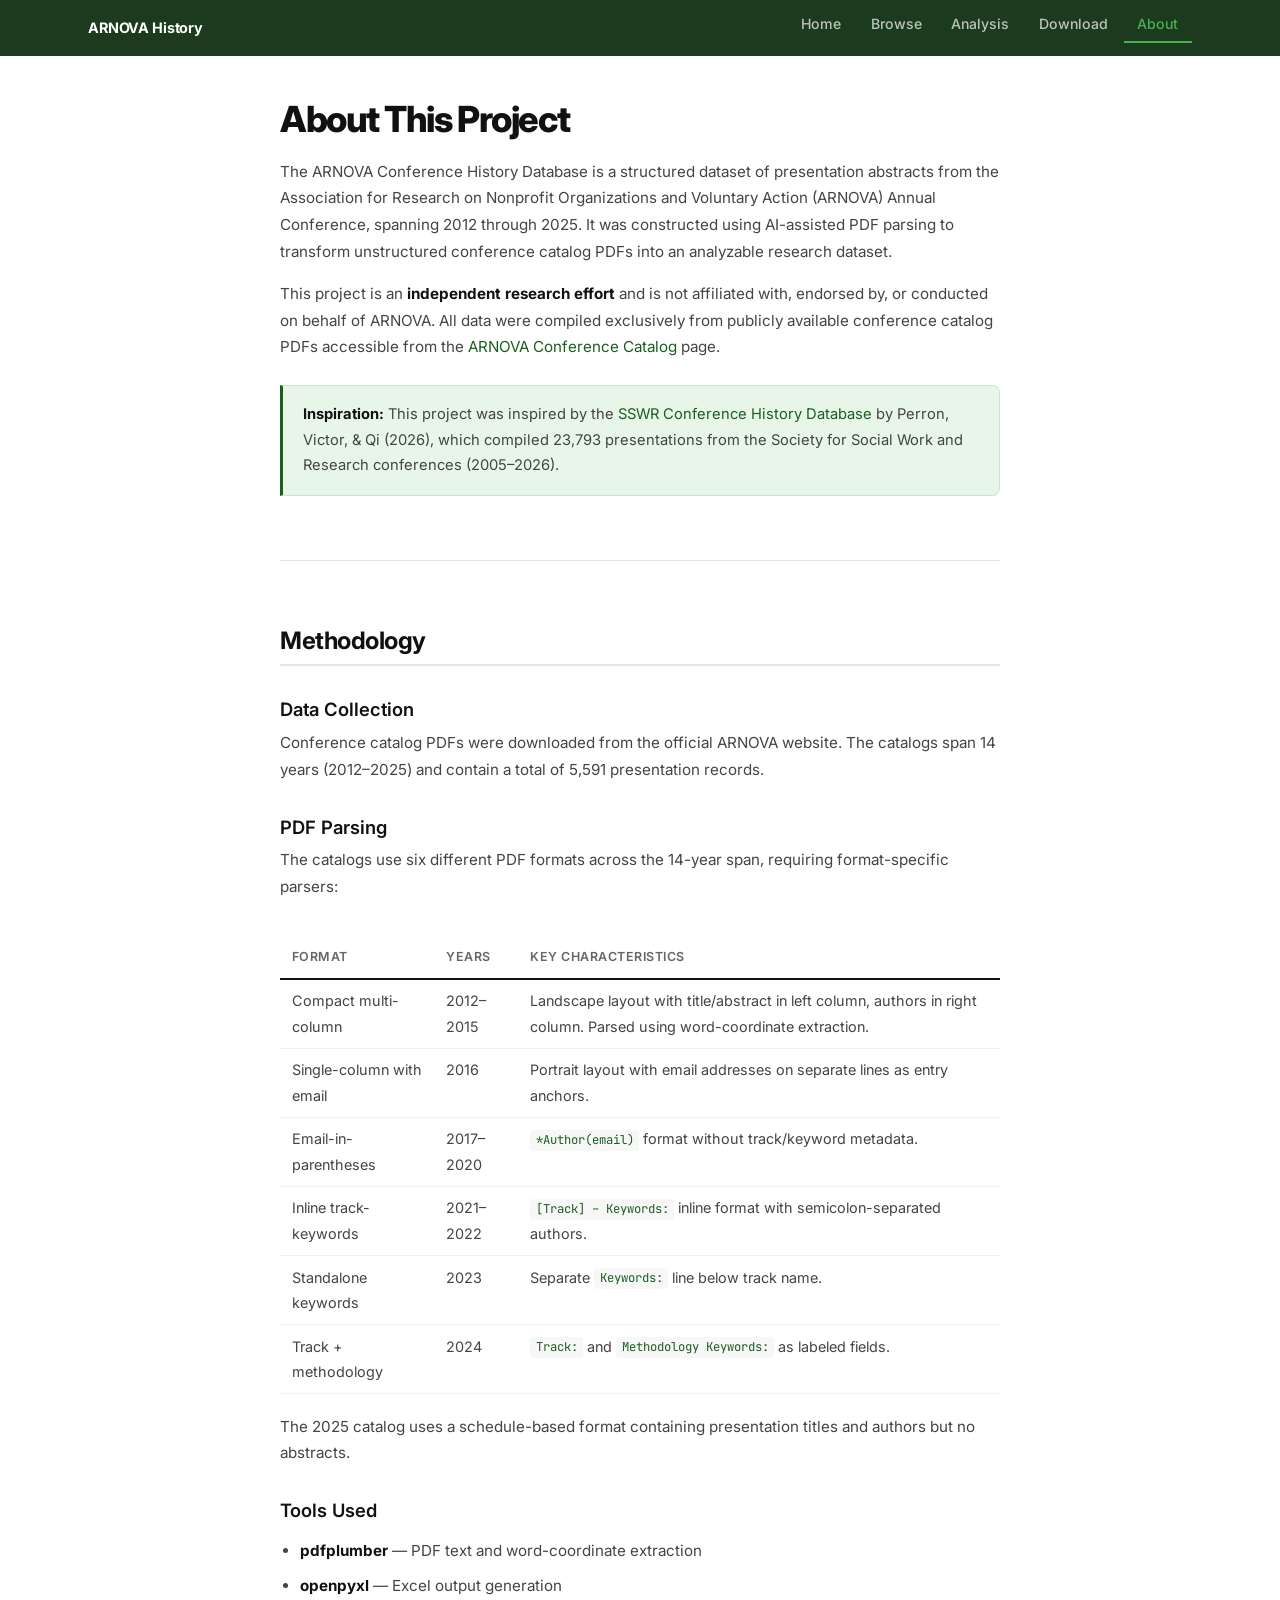
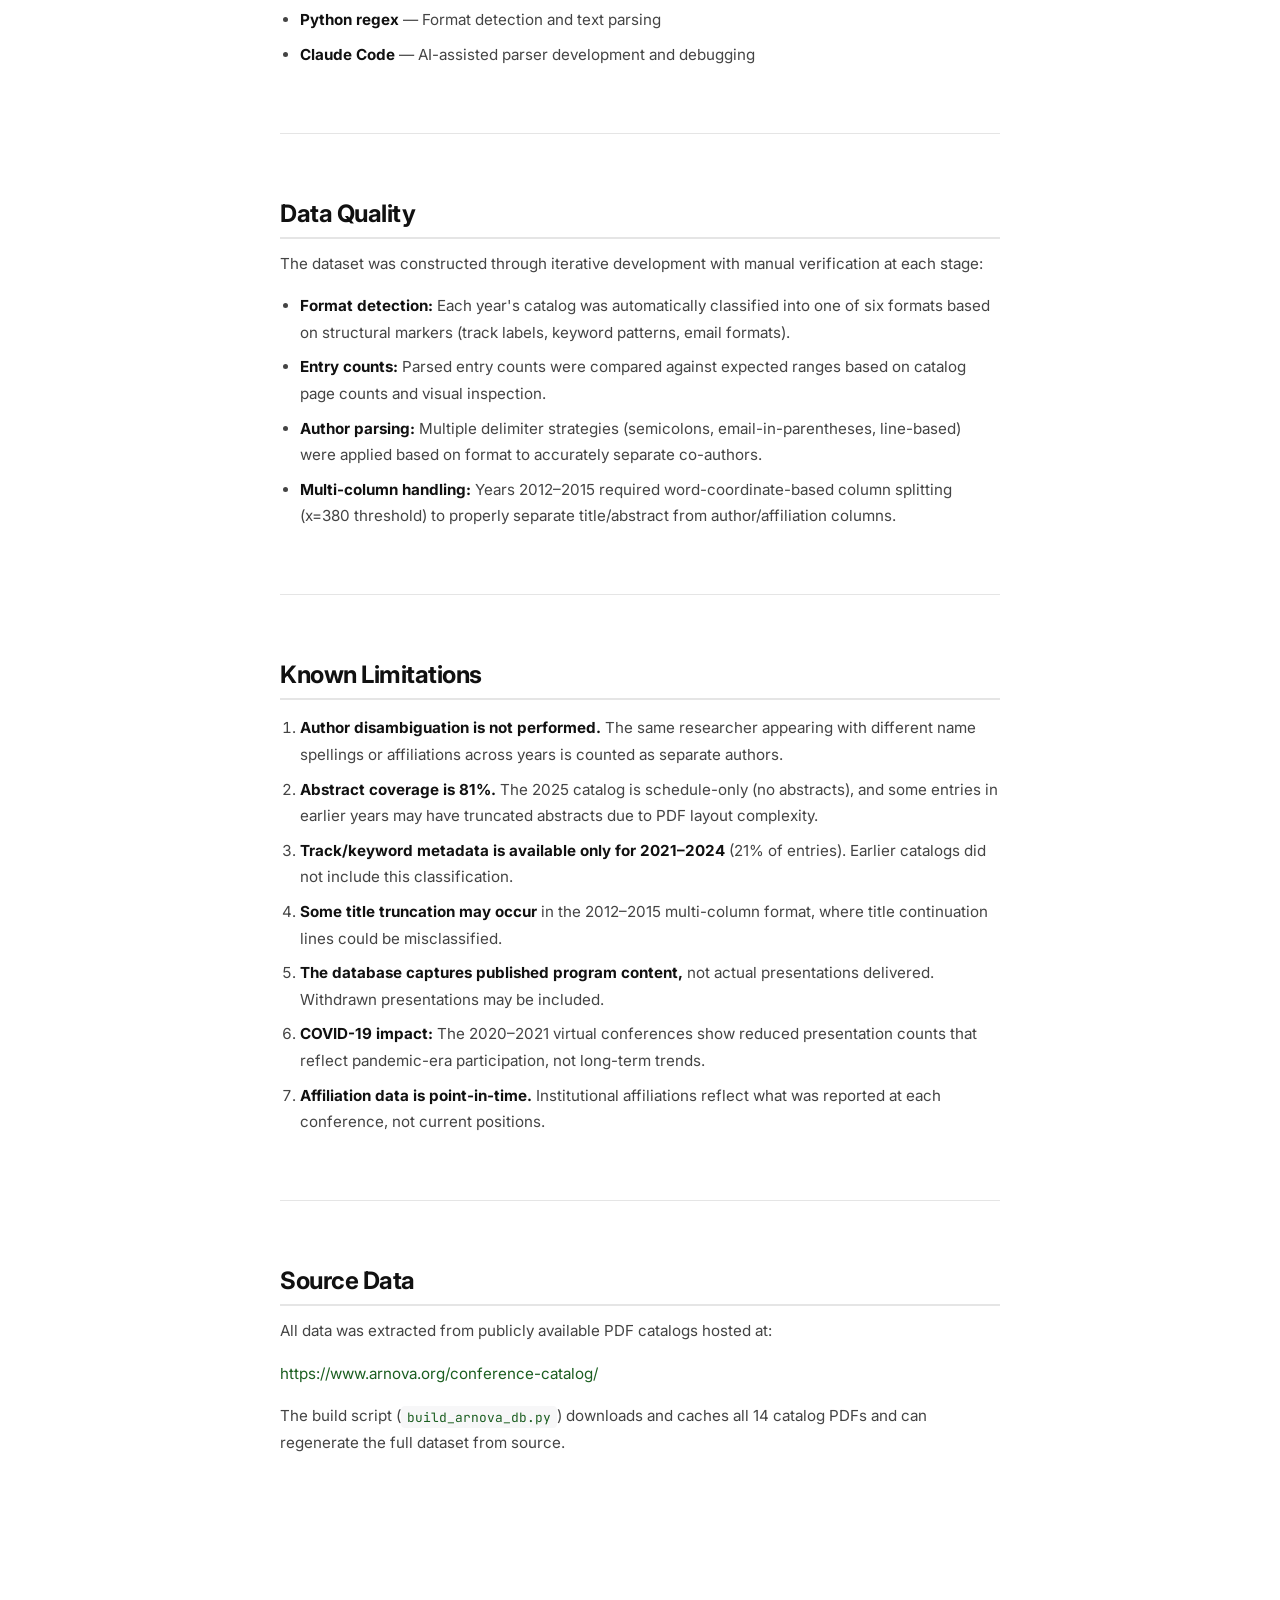
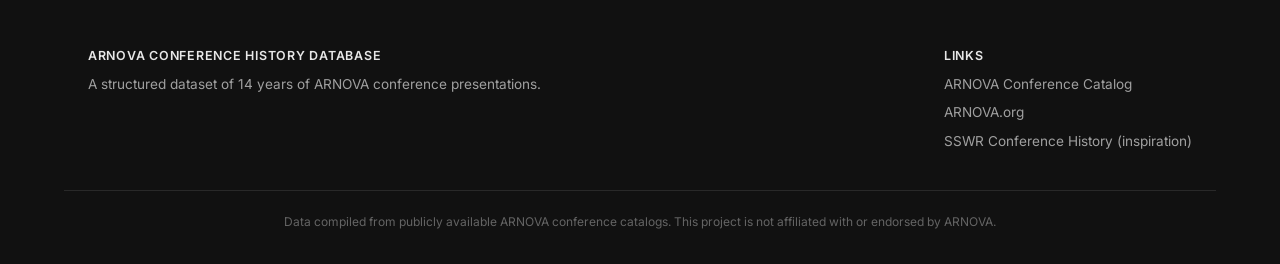
<file: about.html>
<!DOCTYPE html>
<html lang="en">
<head>
  <meta charset="UTF-8">
  <meta name="viewport" content="width=device-width, initial-scale=1.0">
  <title>About | ARNOVA Conference History Database</title>
  <meta name="description" content="About the ARNOVA Conference History Database project, methodology, and limitations.">
  <link rel="stylesheet" href="css/style.css">
</head>
<body>

  <header class="site-header">
    <nav class="nav-inner">
      <a href="index.html" class="nav-brand">ARNOVA History</a>
      <button class="nav-toggle" aria-label="Toggle navigation" aria-expanded="false">&#9776;</button>
      <ul class="nav-links">
        <li><a href="index.html">Home</a></li>
        <li><a href="browse.html">Browse</a></li>
        <li><a href="analysis.html">Analysis</a></li>
        <li><a href="download.html">Download</a></li>
        <li><a href="about.html">About</a></li>
      </ul>
    </nav>
  </header>

  <main>
    <div class="container">
      <h1>About This Project</h1>

      <p>The ARNOVA Conference History Database is a structured dataset of presentation abstracts from the Association for Research on Nonprofit Organizations and Voluntary Action (ARNOVA) Annual Conference, spanning 2012 through 2025. It was constructed using AI-assisted PDF parsing to transform unstructured conference catalog PDFs into an analyzable research dataset.</p>

      <p>This project is an <strong>independent research effort</strong> and is not affiliated with, endorsed by, or conducted on behalf of ARNOVA. All data were compiled exclusively from publicly available conference catalog PDFs accessible from the <a href="https://www.arnova.org/conference-catalog/" target="_blank">ARNOVA Conference Catalog</a> page.</p>

      <div class="callout">
        <p><strong>Inspiration:</strong> This project was inspired by the <a href="https://beperron.github.io/SSWR-History-Public/" target="_blank">SSWR Conference History Database</a> by Perron, Victor, &amp; Qi (2026), which compiled 23,793 presentations from the Society for Social Work and Research conferences (2005&ndash;2026).</p>
      </div>

      <hr>

      <h2 id="methodology">Methodology</h2>

      <h3>Data Collection</h3>
      <p>Conference catalog PDFs were downloaded from the official ARNOVA website. The catalogs span 14 years (2012&ndash;2025) and contain a total of 5,591 presentation records.</p>

      <h3>PDF Parsing</h3>
      <p>The catalogs use six different PDF formats across the 14-year span, requiring format-specific parsers:</p>
      <div class="table-wrap">
        <table>
          <thead>
            <tr><th>Format</th><th>Years</th><th>Key Characteristics</th></tr>
          </thead>
          <tbody>
            <tr><td>Compact multi-column</td><td>2012&ndash;2015</td><td>Landscape layout with title/abstract in left column, authors in right column. Parsed using word-coordinate extraction.</td></tr>
            <tr><td>Single-column with email</td><td>2016</td><td>Portrait layout with email addresses on separate lines as entry anchors.</td></tr>
            <tr><td>Email-in-parentheses</td><td>2017&ndash;2020</td><td><code>*Author(email)</code> format without track/keyword metadata.</td></tr>
            <tr><td>Inline track-keywords</td><td>2021&ndash;2022</td><td><code>[Track] &ndash; Keywords:</code> inline format with semicolon-separated authors.</td></tr>
            <tr><td>Standalone keywords</td><td>2023</td><td>Separate <code>Keywords:</code> line below track name.</td></tr>
            <tr><td>Track + methodology</td><td>2024</td><td><code>Track:</code> and <code>Methodology Keywords:</code> as labeled fields.</td></tr>
          </tbody>
        </table>
      </div>
      <p>The 2025 catalog uses a schedule-based format containing presentation titles and authors but no abstracts.</p>

      <h3>Tools Used</h3>
      <ul>
        <li><strong>pdfplumber</strong> &mdash; PDF text and word-coordinate extraction</li>
        <li><strong>openpyxl</strong> &mdash; Excel output generation</li>
        <li><strong>Python regex</strong> &mdash; Format detection and text parsing</li>
        <li><strong>Claude Code</strong> &mdash; AI-assisted parser development and debugging</li>
      </ul>

      <hr>

      <h2 id="quality">Data Quality</h2>
      <p>The dataset was constructed through iterative development with manual verification at each stage:</p>
      <ul>
        <li><strong>Format detection:</strong> Each year's catalog was automatically classified into one of six formats based on structural markers (track labels, keyword patterns, email formats).</li>
        <li><strong>Entry counts:</strong> Parsed entry counts were compared against expected ranges based on catalog page counts and visual inspection.</li>
        <li><strong>Author parsing:</strong> Multiple delimiter strategies (semicolons, email-in-parentheses, line-based) were applied based on format to accurately separate co-authors.</li>
        <li><strong>Multi-column handling:</strong> Years 2012&ndash;2015 required word-coordinate-based column splitting (x=380 threshold) to properly separate title/abstract from author/affiliation columns.</li>
      </ul>

      <hr>

      <h2 id="limitations">Known Limitations</h2>
      <ol>
        <li><strong>Author disambiguation is not performed.</strong> The same researcher appearing with different name spellings or affiliations across years is counted as separate authors.</li>
        <li><strong>Abstract coverage is 81%.</strong> The 2025 catalog is schedule-only (no abstracts), and some entries in earlier years may have truncated abstracts due to PDF layout complexity.</li>
        <li><strong>Track/keyword metadata is available only for 2021&ndash;2024</strong> (21% of entries). Earlier catalogs did not include this classification.</li>
        <li><strong>Some title truncation may occur</strong> in the 2012&ndash;2015 multi-column format, where title continuation lines could be misclassified.</li>
        <li><strong>The database captures published program content,</strong> not actual presentations delivered. Withdrawn presentations may be included.</li>
        <li><strong>COVID-19 impact:</strong> The 2020&ndash;2021 virtual conferences show reduced presentation counts that reflect pandemic-era participation, not long-term trends.</li>
        <li><strong>Affiliation data is point-in-time.</strong> Institutional affiliations reflect what was reported at each conference, not current positions.</li>
      </ol>

      <hr>

      <h2 id="source">Source Data</h2>
      <p>All data was extracted from publicly available PDF catalogs hosted at:</p>
      <p><a href="https://www.arnova.org/conference-catalog/" target="_blank">https://www.arnova.org/conference-catalog/</a></p>
      <p>The build script (<code>build_arnova_db.py</code>) downloads and caches all 14 catalog PDFs and can regenerate the full dataset from source.</p>

    </div>
  </main>

  <footer class="site-footer">
    <div class="footer-inner">
      <div class="footer-col">
        <h4>ARNOVA Conference History Database</h4>
        <p>A structured dataset of 14 years of ARNOVA conference presentations.</p>
      </div>
      <div class="footer-col">
        <h4>Links</h4>
        <ul>
          <li><a href="https://www.arnova.org/conference-catalog/" target="_blank">ARNOVA Conference Catalog</a></li>
          <li><a href="https://www.arnova.org/" target="_blank">ARNOVA.org</a></li>
          <li><a href="https://beperron.github.io/SSWR-History-Public/" target="_blank">SSWR Conference History (inspiration)</a></li>
        </ul>
      </div>
    </div>
    <div class="footer-bottom">
      Data compiled from publicly available ARNOVA conference catalogs. This project is not affiliated with or endorsed by ARNOVA.
    </div>
  </footer>

  <script src="js/main.js"></script>
</body>
</html>
</file>
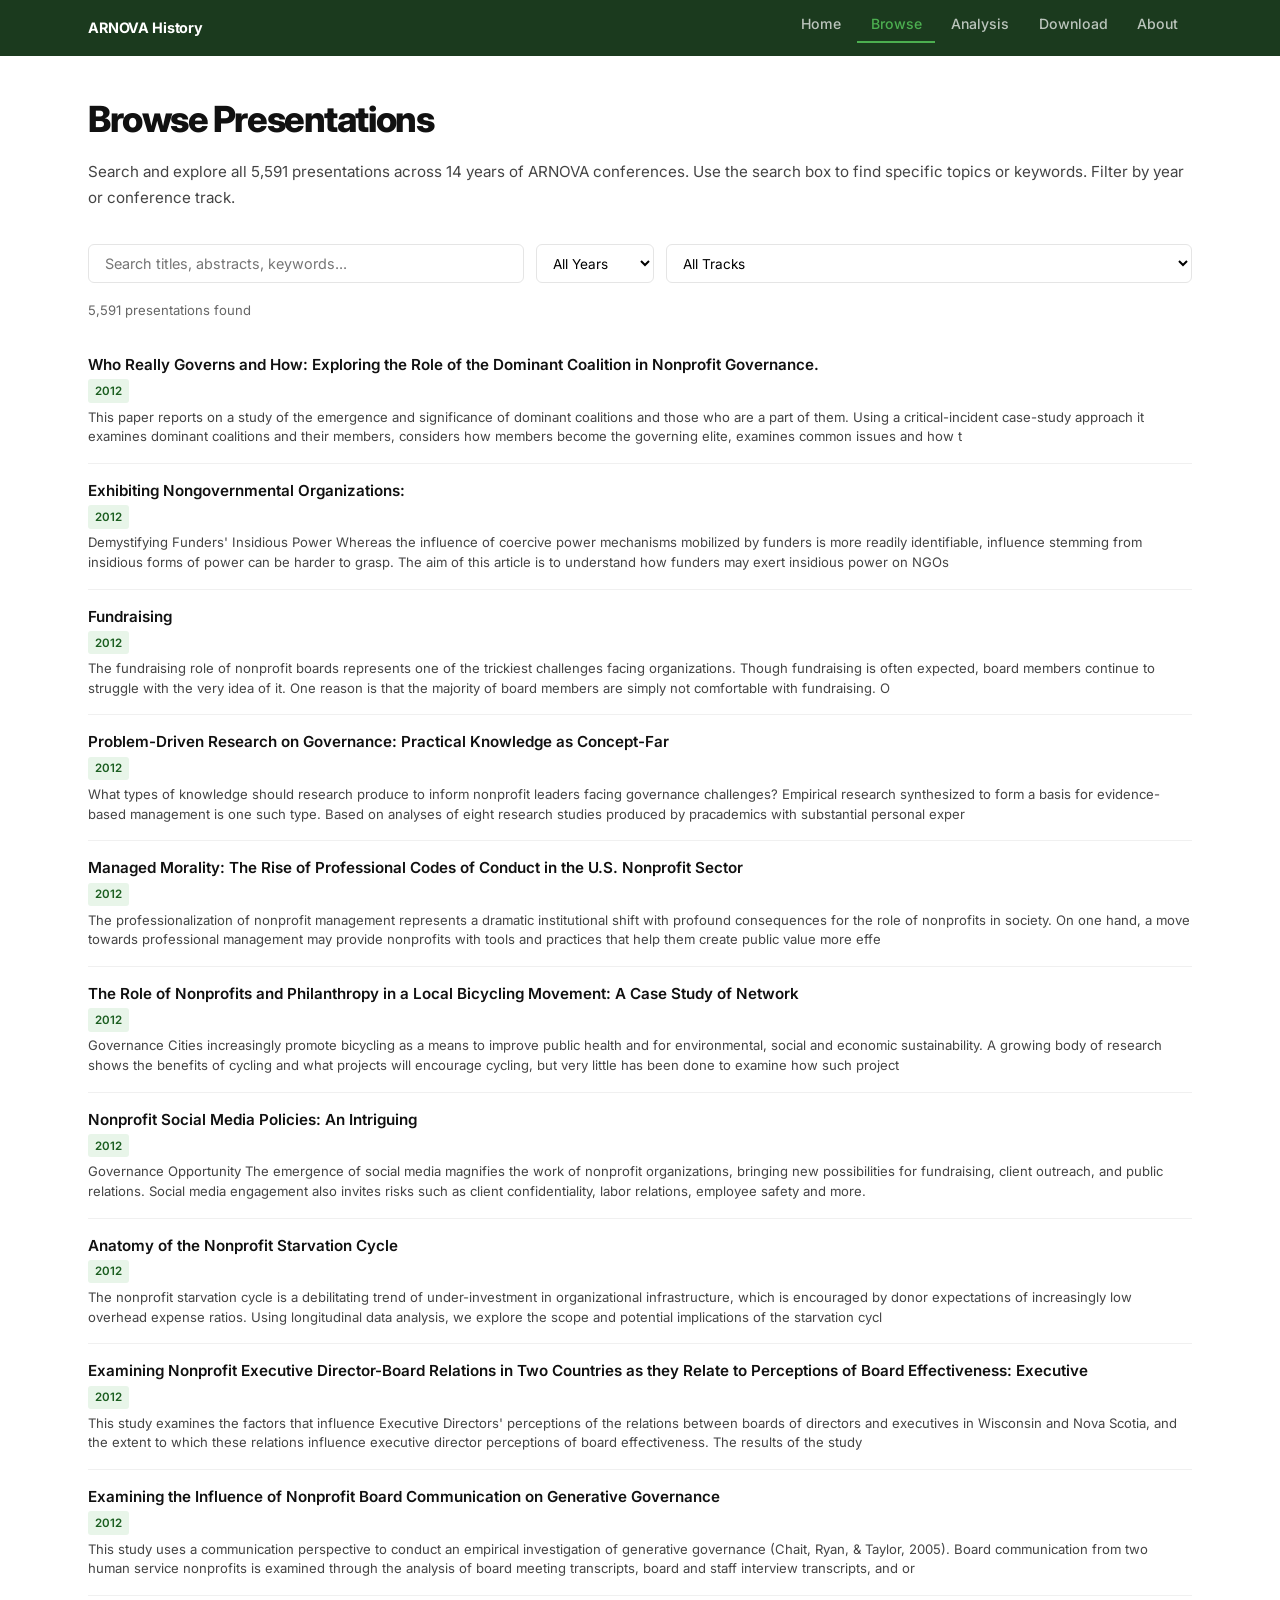
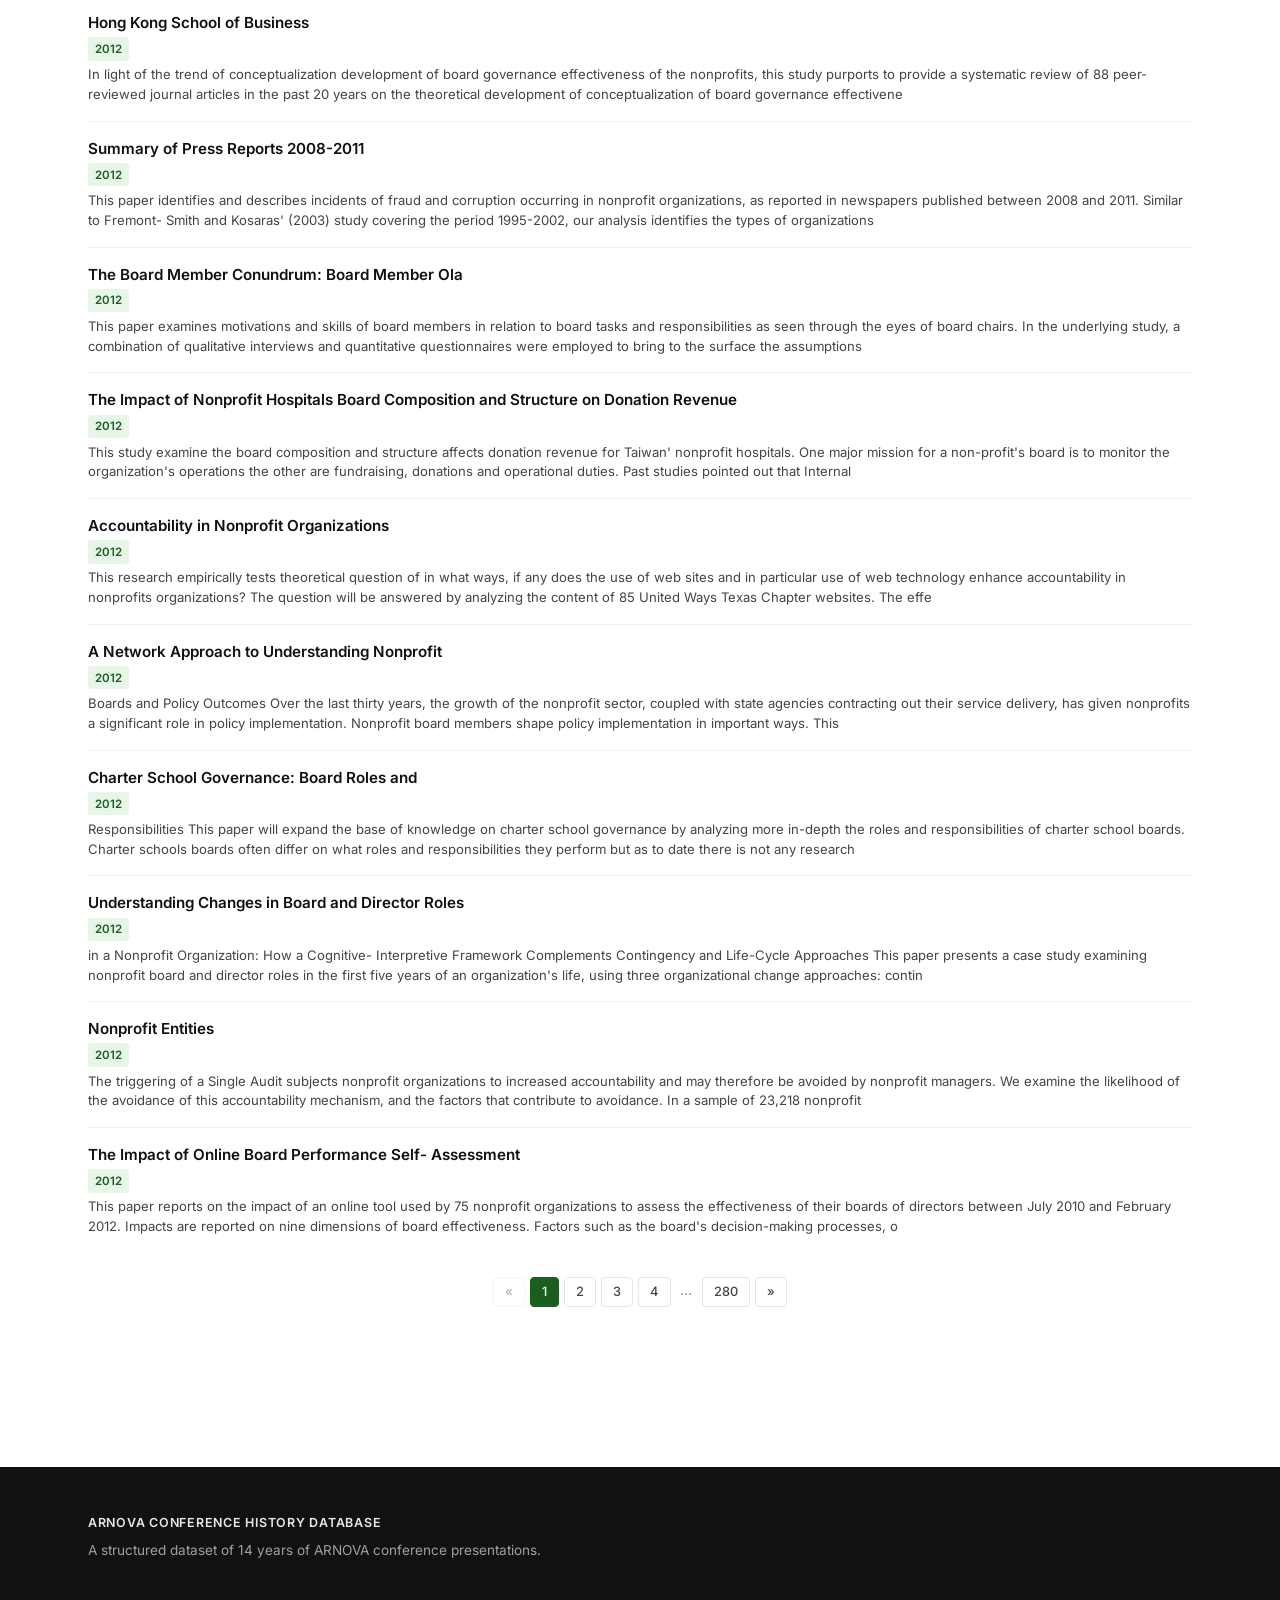
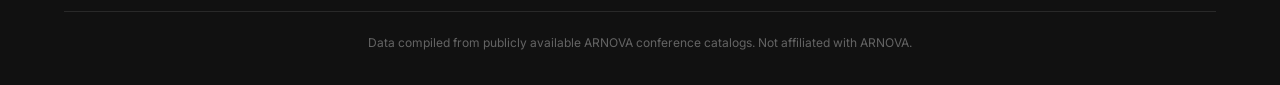
<file: browse.html>
<!DOCTYPE html>
<html lang="en">
<head>
  <meta charset="UTF-8">
  <meta name="viewport" content="width=device-width, initial-scale=1.0">
  <title>Browse | ARNOVA Conference History Database</title>
  <meta name="description" content="Browse and search 5,591 presentations from 14 years of ARNOVA conferences.">
  <link rel="stylesheet" href="css/style.css">
</head>
<body>

  <header class="site-header">
    <nav class="nav-inner">
      <a href="index.html" class="nav-brand">ARNOVA History</a>
      <button class="nav-toggle" aria-label="Toggle navigation" aria-expanded="false">&#9776;</button>
      <ul class="nav-links">
        <li><a href="index.html">Home</a></li>
        <li><a href="browse.html">Browse</a></li>
        <li><a href="analysis.html">Analysis</a></li>
        <li><a href="download.html">Download</a></li>
        <li><a href="about.html">About</a></li>
      </ul>
    </nav>
  </header>

  <main>
    <div class="container--wide">
      <h1>Browse Presentations</h1>
      <p>Search and explore all 5,591 presentations across 14 years of ARNOVA conferences. Use the search box to find specific topics or keywords. Filter by year or conference track.</p>

      <div class="search-section">
        <div class="search-box">
          <input type="text" id="search-input" class="search-input" placeholder="Search titles, abstracts, keywords...">
          <select id="year-filter" class="search-select">
            <option value="">All Years</option>
          </select>
          <select id="track-filter" class="search-select">
            <option value="">All Tracks</option>
          </select>
        </div>
        <div id="search-stats" class="search-stats"></div>
        <div id="search-results"></div>
        <div id="pagination" class="pagination"></div>
      </div>
    </div>
  </main>

  <footer class="site-footer">
    <div class="footer-inner">
      <div class="footer-col">
        <h4>ARNOVA Conference History Database</h4>
        <p>A structured dataset of 14 years of ARNOVA conference presentations.</p>
      </div>
    </div>
    <div class="footer-bottom">
      Data compiled from publicly available ARNOVA conference catalogs. Not affiliated with ARNOVA.
    </div>
  </footer>

  <script src="js/main.js"></script>
</body>
</html>
</file>
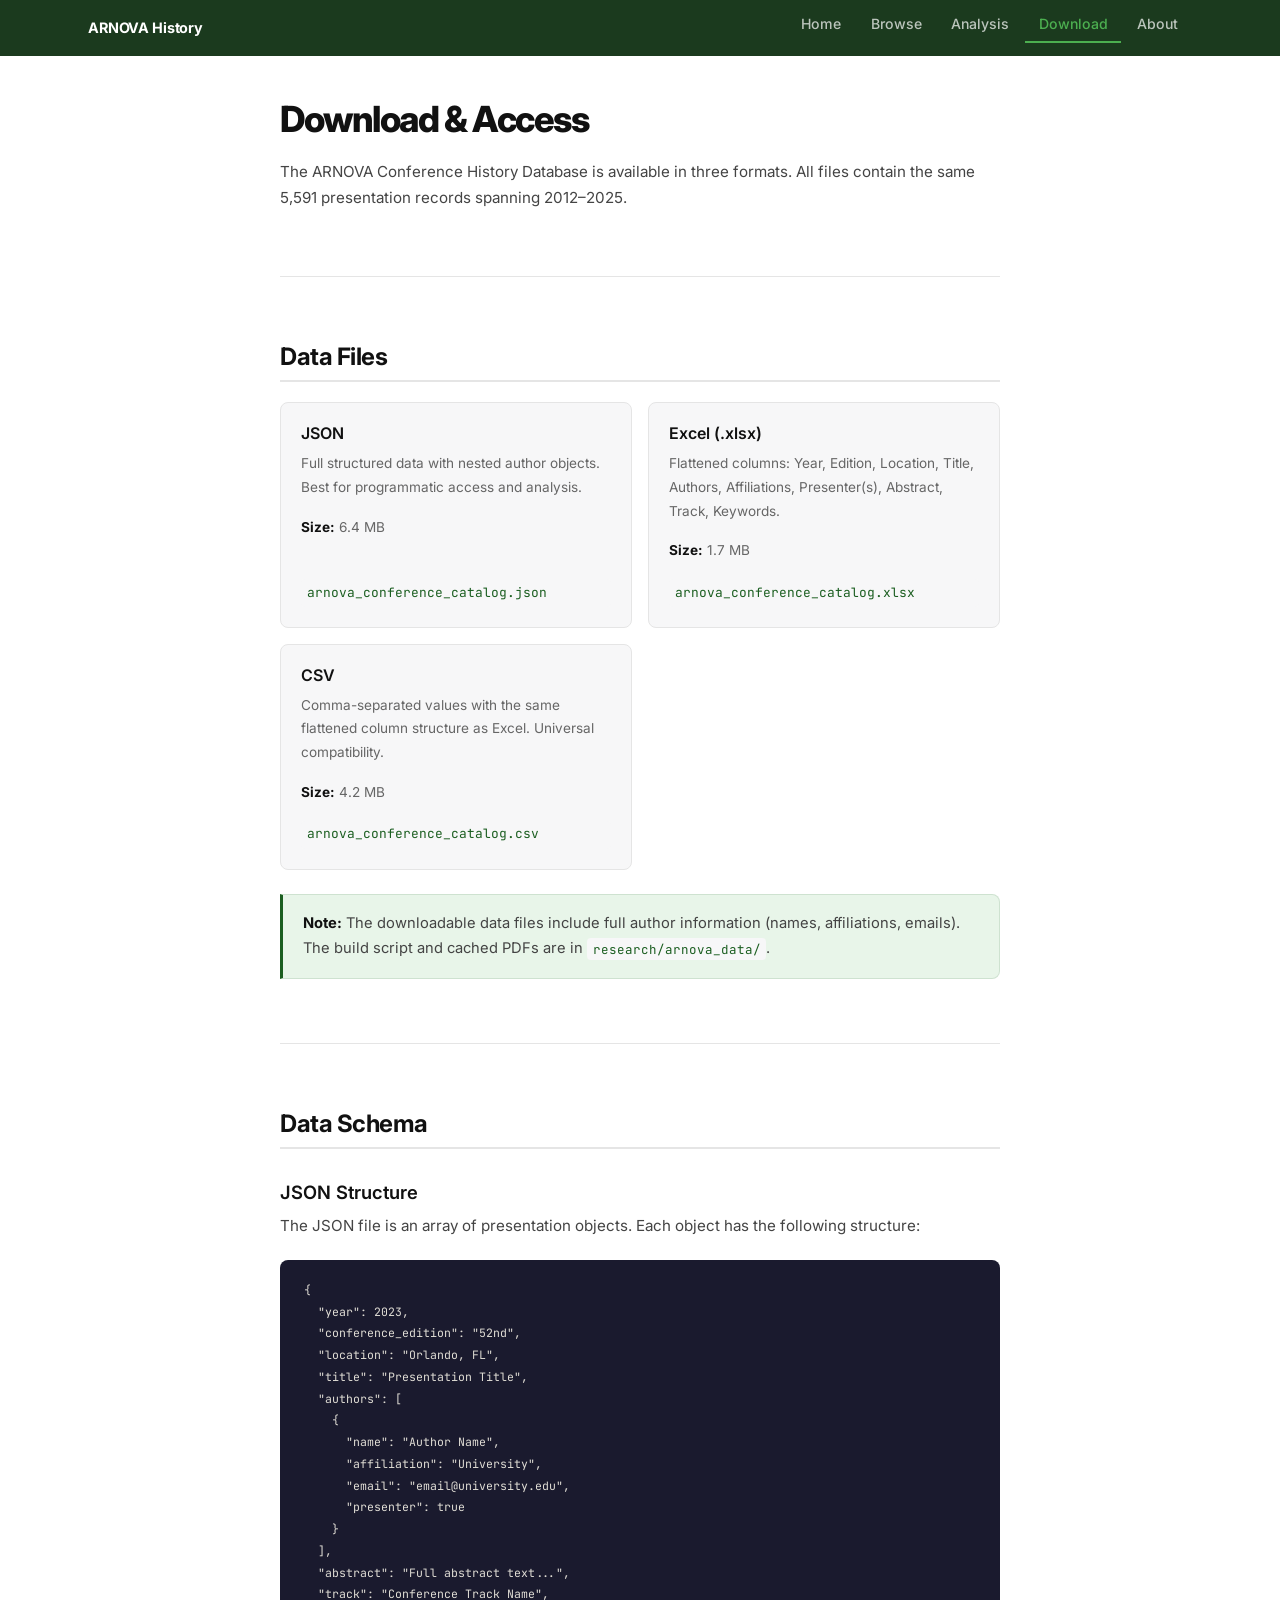
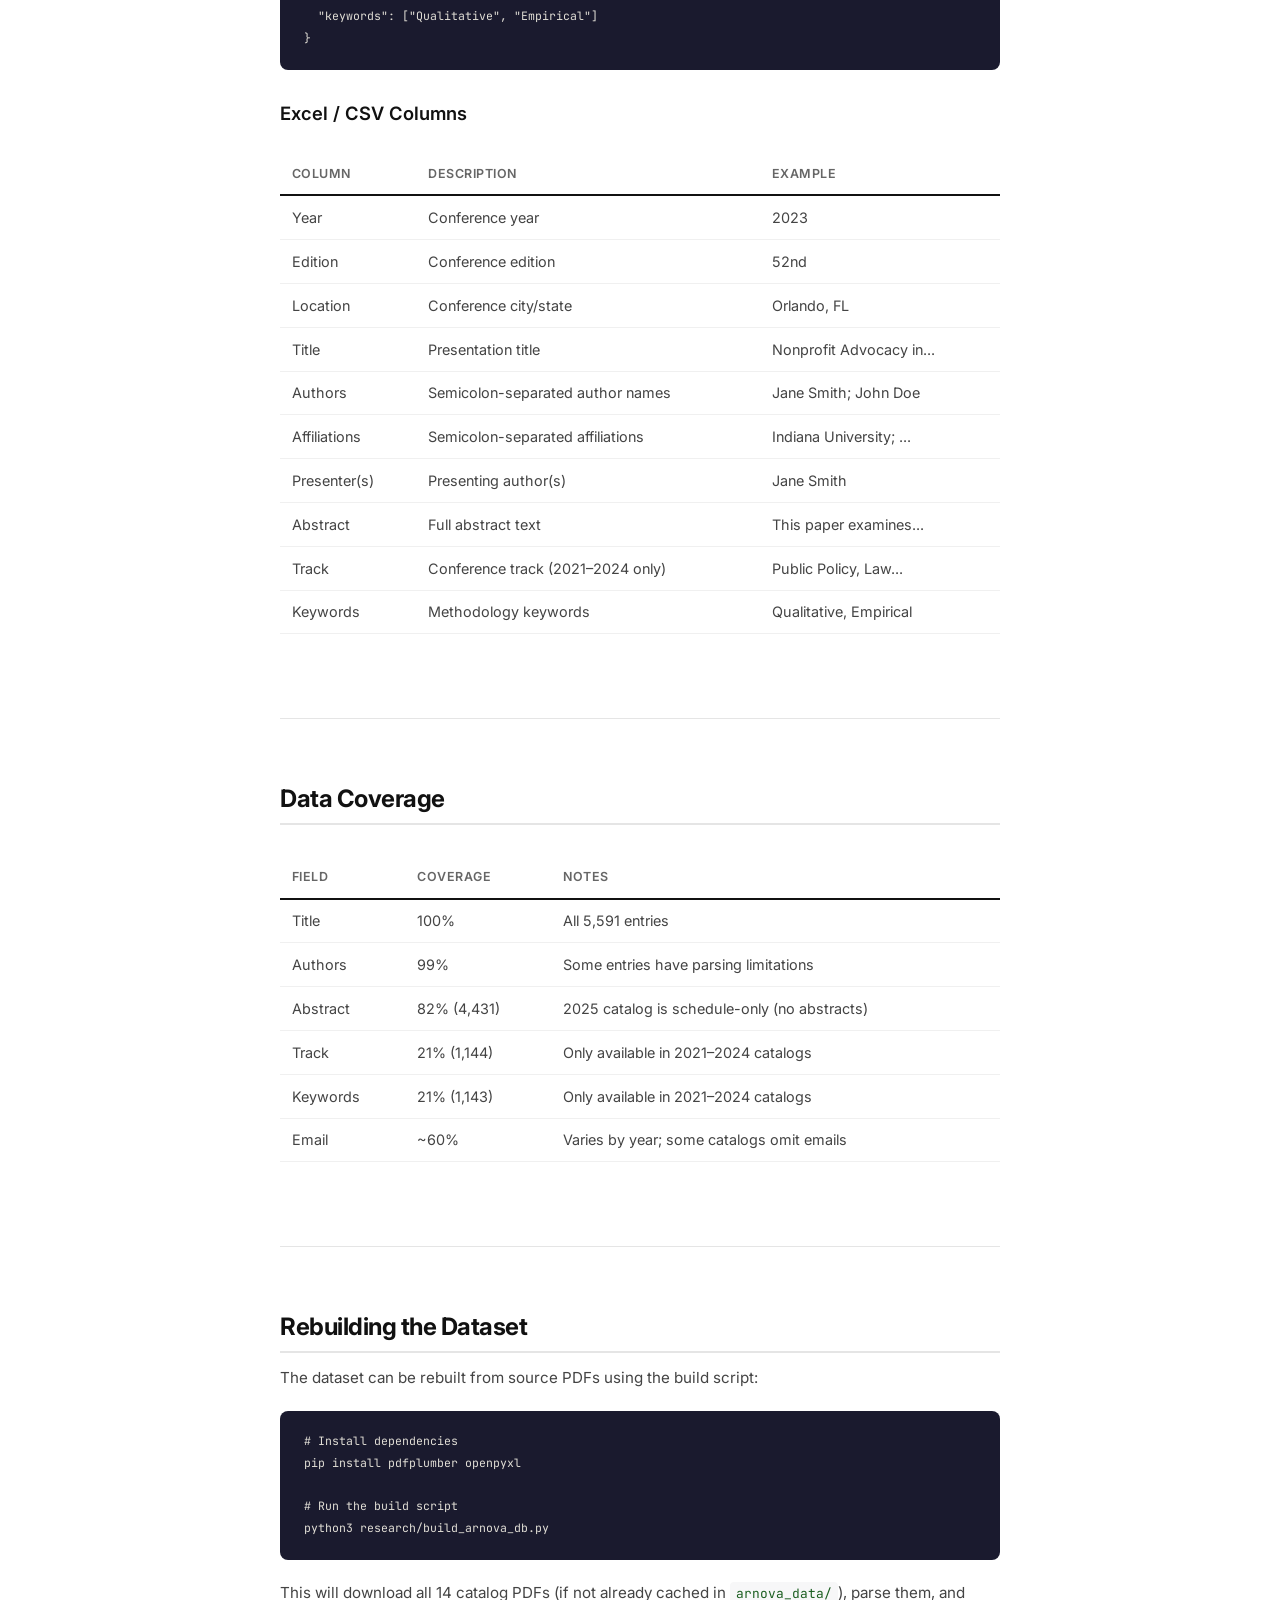
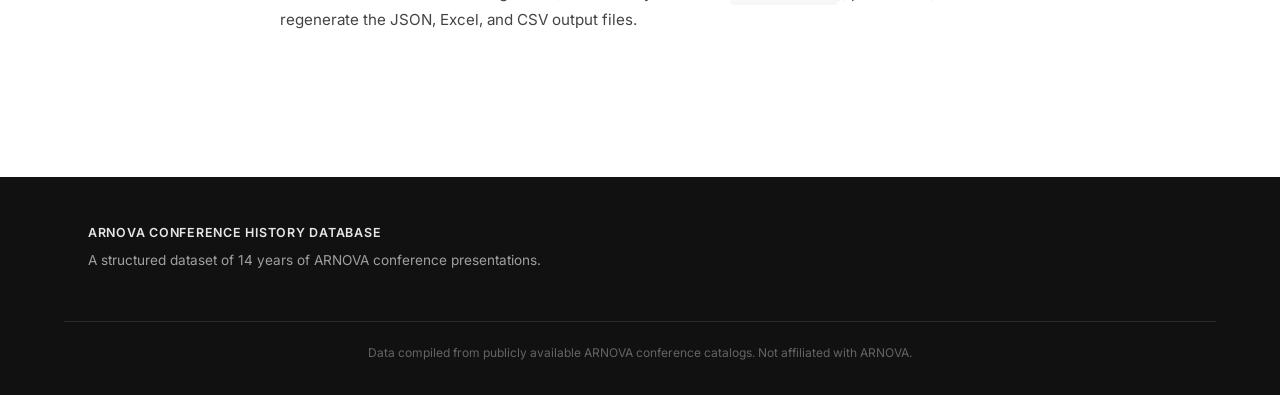
<file: download.html>
<!DOCTYPE html>
<html lang="en">
<head>
  <meta charset="UTF-8">
  <meta name="viewport" content="width=device-width, initial-scale=1.0">
  <title>Download | ARNOVA Conference History Database</title>
  <meta name="description" content="Download the ARNOVA Conference History Database in JSON, Excel, or CSV format.">
  <link rel="stylesheet" href="css/style.css">
</head>
<body>

  <header class="site-header">
    <nav class="nav-inner">
      <a href="index.html" class="nav-brand">ARNOVA History</a>
      <button class="nav-toggle" aria-label="Toggle navigation" aria-expanded="false">&#9776;</button>
      <ul class="nav-links">
        <li><a href="index.html">Home</a></li>
        <li><a href="browse.html">Browse</a></li>
        <li><a href="analysis.html">Analysis</a></li>
        <li><a href="download.html">Download</a></li>
        <li><a href="about.html">About</a></li>
      </ul>
    </nav>
  </header>

  <main>
    <div class="container">
      <h1>Download &amp; Access</h1>
      <p>The ARNOVA Conference History Database is available in three formats. All files contain the same 5,591 presentation records spanning 2012&ndash;2025.</p>

      <hr>

      <h2 id="formats">Data Files</h2>

      <div class="download-grid">
        <div class="download-card">
          <h3>JSON</h3>
          <p class="meta">Full structured data with nested author objects. Best for programmatic access and analysis.</p>
          <p class="meta"><strong>Size:</strong> 6.4 MB</p>
          <code>arnova_conference_catalog.json</code>
        </div>

        <div class="download-card">
          <h3>Excel (.xlsx)</h3>
          <p class="meta">Flattened columns: Year, Edition, Location, Title, Authors, Affiliations, Presenter(s), Abstract, Track, Keywords.</p>
          <p class="meta"><strong>Size:</strong> 1.7 MB</p>
          <code>arnova_conference_catalog.xlsx</code>
        </div>

        <div class="download-card">
          <h3>CSV</h3>
          <p class="meta">Comma-separated values with the same flattened column structure as Excel. Universal compatibility.</p>
          <p class="meta"><strong>Size:</strong> 4.2 MB</p>
          <code>arnova_conference_catalog.csv</code>
        </div>
      </div>

      <div class="callout">
        <p><strong>Note:</strong> The downloadable data files include full author information (names, affiliations, emails). The build script and cached PDFs are in <code>research/arnova_data/</code>.</p>
      </div>

      <hr>

      <h2 id="schema">Data Schema</h2>

      <h3>JSON Structure</h3>
      <p>The JSON file is an array of presentation objects. Each object has the following structure:</p>

      <pre><code>{
  "year": 2023,
  "conference_edition": "52nd",
  "location": "Orlando, FL",
  "title": "Presentation Title",
  "authors": [
    {
      "name": "Author Name",
      "affiliation": "University",
      "email": "email@university.edu",
      "presenter": true
    }
  ],
  "abstract": "Full abstract text...",
  "track": "Conference Track Name",
  "keywords": ["Qualitative", "Empirical"]
}</code></pre>

      <h3>Excel / CSV Columns</h3>
      <div class="table-wrap">
        <table>
          <thead>
            <tr><th>Column</th><th>Description</th><th>Example</th></tr>
          </thead>
          <tbody>
            <tr><td>Year</td><td>Conference year</td><td>2023</td></tr>
            <tr><td>Edition</td><td>Conference edition</td><td>52nd</td></tr>
            <tr><td>Location</td><td>Conference city/state</td><td>Orlando, FL</td></tr>
            <tr><td>Title</td><td>Presentation title</td><td>Nonprofit Advocacy in...</td></tr>
            <tr><td>Authors</td><td>Semicolon-separated author names</td><td>Jane Smith; John Doe</td></tr>
            <tr><td>Affiliations</td><td>Semicolon-separated affiliations</td><td>Indiana University; ...</td></tr>
            <tr><td>Presenter(s)</td><td>Presenting author(s)</td><td>Jane Smith</td></tr>
            <tr><td>Abstract</td><td>Full abstract text</td><td>This paper examines...</td></tr>
            <tr><td>Track</td><td>Conference track (2021&ndash;2024 only)</td><td>Public Policy, Law...</td></tr>
            <tr><td>Keywords</td><td>Methodology keywords</td><td>Qualitative, Empirical</td></tr>
          </tbody>
        </table>
      </div>

      <hr>

      <h2 id="coverage">Data Coverage</h2>
      <div class="table-wrap">
        <table>
          <thead>
            <tr><th>Field</th><th>Coverage</th><th>Notes</th></tr>
          </thead>
          <tbody>
            <tr><td>Title</td><td>100%</td><td>All 5,591 entries</td></tr>
            <tr><td>Authors</td><td>99%</td><td>Some entries have parsing limitations</td></tr>
            <tr><td>Abstract</td><td>82% (4,431)</td><td>2025 catalog is schedule-only (no abstracts)</td></tr>
            <tr><td>Track</td><td>21% (1,144)</td><td>Only available in 2021&ndash;2024 catalogs</td></tr>
            <tr><td>Keywords</td><td>21% (1,143)</td><td>Only available in 2021&ndash;2024 catalogs</td></tr>
            <tr><td>Email</td><td>~60%</td><td>Varies by year; some catalogs omit emails</td></tr>
          </tbody>
        </table>
      </div>

      <hr>

      <h2 id="rebuild">Rebuilding the Dataset</h2>
      <p>The dataset can be rebuilt from source PDFs using the build script:</p>
      <pre><code># Install dependencies
pip install pdfplumber openpyxl

# Run the build script
python3 research/build_arnova_db.py</code></pre>
      <p>This will download all 14 catalog PDFs (if not already cached in <code>arnova_data/</code>), parse them, and regenerate the JSON, Excel, and CSV output files.</p>

    </div>
  </main>

  <footer class="site-footer">
    <div class="footer-inner">
      <div class="footer-col">
        <h4>ARNOVA Conference History Database</h4>
        <p>A structured dataset of 14 years of ARNOVA conference presentations.</p>
      </div>
    </div>
    <div class="footer-bottom">
      Data compiled from publicly available ARNOVA conference catalogs. Not affiliated with ARNOVA.
    </div>
  </footer>

  <script src="js/main.js"></script>
</body>
</html>
</file>
<file: css/style.css>
/* ============================================================
   ARNOVA Conference History Database
   Adapted from SSWR Conference History style
   ============================================================ */

@import url('https://fonts.googleapis.com/css2?family=Inter:wght@300;400;500;600;700;800&family=Newsreader:ital,wght@0,400;0,500;1,400&family=JetBrains+Mono:wght@400;500&display=swap');

:root {
  --white:        #ffffff;
  --bg:           #ffffff;
  --bg-alt:       #f7f7f8;
  --bg-code:      #1a1a2e;
  --ink:          #111111;
  --ink-secondary:#444444;
  --ink-muted:    #666666;
  --ink-light:    #999999;
  --border:       #e5e5e5;
  --border-light: #f0f0f0;
  --primary:      #1b5e20;
  --primary-dark: #0d3b12;
  --primary-bg:   #e8f5e9;
  --accent:       #2e7d32;
  --accent-light: #4caf50;
  --blue-bg:      #f0f7ff;

  --font-sans:  'Inter', -apple-system, sans-serif;
  --font-serif: 'Newsreader', 'Georgia', serif;
  --font-mono:  'JetBrains Mono', 'Menlo', monospace;

  --max-prose: 48rem;
  --max-wide:  72rem;
  --section-gap: 4rem;
}

/* ---- Reset ---- */
*, *::before, *::after { box-sizing: border-box; }

body {
  margin: 0;
  font-family: var(--font-sans);
  font-size: 0.95rem;
  font-weight: 400;
  line-height: 1.75;
  color: var(--ink-secondary);
  background: var(--bg);
  -webkit-font-smoothing: antialiased;
}

img { max-width: 100%; display: block; }

a {
  color: var(--primary);
  text-decoration: none;
  transition: color .15s;
}
a:hover { color: var(--ink); text-decoration: underline; }

::selection { background: rgba(27,94,32,.12); }

/* ---- Typography ---- */
h1, h2, h3, h4 {
  font-family: var(--font-sans);
  color: var(--ink);
  line-height: 1.3;
}

h1 {
  font-size: 2.25rem;
  font-weight: 800;
  letter-spacing: -0.04em;
  margin-top: 0;
  margin-bottom: 1rem;
}

h2 {
  font-size: 1.5rem;
  font-weight: 700;
  letter-spacing: -0.02em;
  margin-top: 3rem;
  margin-bottom: 0.75rem;
  padding-bottom: 0.5rem;
  border-bottom: 2px solid var(--border);
}

h3 {
  font-size: 1.15rem;
  font-weight: 600;
  margin-top: 2rem;
  margin-bottom: 0.5rem;
}

h4 {
  font-size: 0.95rem;
  font-weight: 600;
  margin-top: 1.5rem;
  margin-bottom: 0.4rem;
}

p { margin: 0 0 1rem; }

[id] { scroll-margin-top: 5rem; }

strong { color: var(--ink); }

code {
  font-family: var(--font-mono);
  font-size: 0.85em;
  background: var(--bg-alt);
  padding: 0.2em 0.45em;
  border-radius: 4px;
  color: var(--primary);
}

pre {
  background: var(--bg-code);
  color: #e0ddd5;
  padding: 1.25rem 1.5rem;
  overflow-x: auto;
  font-size: 0.85rem;
  line-height: 1.6;
  border-radius: 8px;
  margin: 1.25rem 0;
}
pre code { background: none; padding: 0; color: inherit; border-radius: 0; }

blockquote {
  margin: 1.5rem 0;
  padding: 0 0 0 1.25rem;
  border-left: 3px solid var(--primary);
  color: var(--ink-secondary);
  font-style: italic;
}

hr {
  border: none;
  border-top: 1px solid var(--border);
  margin: var(--section-gap) 0;
}

ol, ul { padding-left: 1.25rem; }
li { margin-bottom: 0.5rem; }

/* ---- Layout ---- */
.container       { max-width: var(--max-prose); margin: 0 auto; padding: 0 1.5rem; }
.container--wide { max-width: var(--max-wide);  margin: 0 auto; padding: 0 1.5rem; }
main { padding: 2.5rem 0 var(--section-gap); }

/* ---- Header / Nav ---- */
.site-header {
  background: #1b3a1e;
  position: sticky;
  top: 0;
  z-index: 100;
}
.nav-inner {
  max-width: var(--max-wide);
  margin: 0 auto;
  padding: 0 1.5rem;
  display: flex;
  align-items: center;
  justify-content: space-between;
  min-height: 3.5rem;
}
.nav-brand {
  display: flex;
  align-items: center;
  gap: 0.6rem;
  font-family: var(--font-sans);
  font-size: 0.9rem;
  font-weight: 700;
  color: #fff;
  letter-spacing: -0.01em;
}
.nav-brand:hover { color: #fff; text-decoration: none; }
.nav-links { display: flex; gap: 0.15rem; list-style: none; margin: 0; padding: 0; }
.nav-links a {
  color: rgba(255,255,255,.7);
  font-family: var(--font-sans);
  font-size: 0.88rem;
  font-weight: 500;
  padding: 0.6rem 0.85rem;
  border-bottom: 2px solid transparent;
  transition: all .15s;
}
.nav-links a:hover { color: #fff; text-decoration: none; }
.nav-links a.active { color: var(--accent-light); border-bottom-color: var(--accent-light); }
.nav-toggle { display: none; background: none; border: none; color: #fff; font-size: 1.3rem; cursor: pointer; }

/* ---- Hero ---- */
.hero {
  padding: 4rem 0 2rem;
}
.hero h1 {
  font-size: 3rem;
  font-weight: 800;
  letter-spacing: -0.04em;
  line-height: 1.1;
  margin: 0 0 1.25rem;
  color: var(--ink);
}
.hero .subtitle {
  font-size: 1.25rem;
  font-weight: 400;
  color: var(--ink-secondary);
  max-width: 54rem;
  line-height: 1.6;
  margin-bottom: 1.5rem;
}
.hero .badge {
  display: inline-block;
  font-family: var(--font-sans);
  font-size: 0.82rem;
  font-weight: 600;
  color: #fff;
  background: var(--accent);
  padding: 0.3rem 0.9rem;
  border-radius: 99px;
  vertical-align: middle;
}

/* ---- Stat Cards ---- */
.stats-bar {
  display: grid;
  grid-template-columns: repeat(4, 1fr);
  gap: 0;
  margin: 2rem auto;
  max-width: var(--max-wide);
  padding: 0 1.5rem;
  border-top: 1px solid var(--border);
  border-bottom: 1px solid var(--border);
}
.stat-card {
  text-align: center;
  padding: 1.5rem 0.5rem;
  border-right: 1px solid var(--border);
}
.stat-card:last-child { border-right: none; }
.stats-bar--3 { grid-template-columns: repeat(3, 1fr); }
.stat-card .number {
  font-family: var(--font-sans);
  font-size: 2.25rem;
  font-weight: 800;
  color: var(--accent);
  display: block;
  line-height: 1;
  letter-spacing: -0.03em;
}
.stat-card .label {
  font-family: var(--font-sans);
  font-size: 0.7rem;
  font-weight: 600;
  color: var(--ink-light);
  text-transform: uppercase;
  letter-spacing: 0.08em;
  margin-top: 0.4rem;
  display: block;
}

/* ---- Section ---- */
.section { margin-bottom: var(--section-gap); }
.section-label {
  font-family: var(--font-sans);
  font-size: 0.7rem;
  font-weight: 700;
  text-transform: uppercase;
  letter-spacing: 0.1em;
  color: var(--primary);
  margin-bottom: 0.25rem;
}

/* ---- Cards ---- */
.card {
  background: var(--bg-alt);
  border: 1px solid var(--border);
  border-radius: 8px;
  padding: 1.25rem 1.5rem;
  margin-bottom: 1.25rem;
}
.card h3 { margin-top: 0; }

.callout {
  background: var(--primary-bg);
  border: 1px solid rgba(27,94,32,.12);
  border-left: 3px solid var(--primary);
  border-radius: 0 8px 8px 0;
  padding: 1rem 1.25rem;
  margin: 1.5rem 0;
  font-size: 0.92rem;
}
.callout p:last-child { margin-bottom: 0; }

.callout--blue {
  background: var(--blue-bg);
  border-color: rgba(0,80,194,.1);
  border-left-color: #2563eb;
}

/* ---- Tables ---- */
table {
  width: 100%;
  border-collapse: collapse;
  font-size: 0.9rem;
  margin: 1.25rem 0;
}
thead th {
  font-family: var(--font-sans);
  font-weight: 600;
  font-size: 0.78rem;
  text-transform: uppercase;
  letter-spacing: 0.04em;
  color: var(--ink-muted);
  text-align: left;
  padding: 0.6rem 0.75rem;
  border-bottom: 2px solid var(--ink);
  background: var(--bg);
}
tbody td {
  padding: 0.55rem 0.75rem;
  border-bottom: 1px solid var(--border-light);
  vertical-align: top;
}
tbody tr:hover { background: var(--bg-alt); }

.table-wrap { overflow-x: auto; }

/* ---- Chart Container ---- */
.chart-container {
  background: var(--bg-alt);
  border: 1px solid var(--border);
  border-radius: 8px;
  padding: 1.5rem;
  margin: 1.5rem 0;
}
.chart-tabs {
  display: flex;
  gap: 0.5rem;
  margin-bottom: 1rem;
  flex-wrap: wrap;
}
.chart-tab {
  font-family: var(--font-sans);
  font-size: 0.78rem;
  font-weight: 600;
  padding: 0.4rem 0.9rem;
  border: 1px solid var(--border);
  border-radius: 6px;
  background: var(--bg);
  cursor: pointer;
  transition: all .15s;
  color: var(--ink-secondary);
}
.chart-tab:hover { border-color: var(--accent); }
.chart-tab.active { background: var(--primary); color: #fff; border-color: var(--primary); }

/* ---- Year Bar Chart ---- */
.year-bar {
  display: flex;
  align-items: center;
  gap: 0.5rem;
  margin-bottom: 0.2rem;
  font-family: var(--font-mono);
  font-size: 0.75rem;
}
.year-bar .year { width: 2.5rem; text-align: right; color: var(--ink-light); flex-shrink: 0; }
.year-bar .bar { height: 4px; background: var(--accent); border-radius: 2px; opacity: 0.7; }
.year-bar:hover .bar { opacity: 1; }
.year-bar .count { color: var(--ink-light); min-width: 2.5rem; font-size: 0.72rem; }

/* ---- Search / Browse ---- */
.search-section {
  margin: 2rem 0;
}
.search-box {
  display: flex;
  gap: 0.75rem;
  margin-bottom: 1rem;
  flex-wrap: wrap;
}
.search-input {
  flex: 1;
  min-width: 200px;
  font-family: var(--font-sans);
  font-size: 0.9rem;
  padding: 0.6rem 1rem;
  border: 1px solid var(--border);
  border-radius: 6px;
  outline: none;
  transition: border-color .15s;
}
.search-input:focus { border-color: var(--accent); }
.search-select {
  font-family: var(--font-sans);
  font-size: 0.85rem;
  padding: 0.6rem 0.75rem;
  border: 1px solid var(--border);
  border-radius: 6px;
  background: var(--bg);
  cursor: pointer;
  outline: none;
}
.search-select:focus { border-color: var(--accent); }
.search-stats {
  font-size: 0.82rem;
  color: var(--ink-muted);
  margin-bottom: 1rem;
}

/* ---- Results ---- */
.result-item {
  padding: 1rem 0;
  border-bottom: 1px solid var(--border-light);
}
.result-item:last-child { border-bottom: none; }
.result-title {
  font-weight: 600;
  color: var(--ink);
  font-size: 0.95rem;
  line-height: 1.4;
  margin-bottom: 0.25rem;
}
.result-meta {
  font-size: 0.8rem;
  color: var(--ink-muted);
  margin-bottom: 0.3rem;
}
.result-meta .year-badge {
  display: inline-block;
  background: var(--primary-bg);
  color: var(--primary);
  font-weight: 600;
  font-size: 0.72rem;
  padding: 0.1rem 0.45rem;
  border-radius: 3px;
  margin-right: 0.4rem;
}
.result-meta .track-badge {
  display: inline-block;
  background: var(--bg-alt);
  color: var(--ink-muted);
  font-size: 0.72rem;
  font-weight: 500;
  padding: 0.1rem 0.45rem;
  border-radius: 3px;
  margin-right: 0.4rem;
}
.result-abstract {
  font-size: 0.82rem;
  color: var(--ink-secondary);
  line-height: 1.5;
}
.result-authors {
  font-size: 0.82rem;
  color: var(--ink-muted);
  font-style: italic;
}

/* ---- Pagination ---- */
.pagination {
  display: flex;
  justify-content: center;
  gap: 0.3rem;
  margin-top: 1.5rem;
  flex-wrap: wrap;
}
.page-btn {
  font-family: var(--font-sans);
  font-size: 0.8rem;
  font-weight: 500;
  padding: 0.4rem 0.7rem;
  border: 1px solid var(--border);
  border-radius: 4px;
  background: var(--bg);
  cursor: pointer;
  color: var(--ink-secondary);
  transition: all .15s;
}
.page-btn:hover { border-color: var(--accent); }
.page-btn.active { background: var(--primary); color: #fff; border-color: var(--primary); }
.page-btn:disabled { opacity: 0.4; cursor: default; }

/* ---- Download Cards ---- */
.download-grid {
  display: grid;
  grid-template-columns: repeat(auto-fit, minmax(240px, 1fr));
  gap: 1rem;
  margin: 1.25rem 0;
}
.download-card {
  background: var(--bg-alt);
  border: 1px solid var(--border);
  border-radius: 8px;
  padding: 1.25rem;
  display: flex;
  flex-direction: column;
  transition: border-color .15s;
}
.download-card:hover { border-color: var(--accent); }
.download-card h3 { margin-top: 0; font-size: 1rem; }
.download-card .meta { font-size: 0.85rem; color: var(--ink-muted); flex: 1; }
.download-card .btn { margin-top: 0.75rem; }

/* ---- Buttons ---- */
.btn {
  display: inline-block;
  font-family: var(--font-sans);
  font-size: 0.82rem;
  font-weight: 600;
  padding: 0.55rem 1.25rem;
  border-radius: 6px;
  border: none;
  cursor: pointer;
  text-align: center;
  transition: all .15s;
}
.btn:hover { text-decoration: none; }
.btn:active { transform: scale(.98); }
.btn--primary {
  background: var(--primary);
  color: #fff;
}
.btn--primary:hover { background: var(--primary-dark); color: #fff; }
.btn--outline {
  background: transparent;
  color: var(--ink);
  border: 1px solid var(--border);
}
.btn--outline:hover { border-color: var(--ink); background: var(--bg-alt); }
.btn--sm { font-size: 0.78rem; padding: 0.4rem 0.9rem; }

/* ---- Track List ---- */
.track-grid {
  display: grid;
  grid-template-columns: repeat(auto-fit, minmax(280px, 1fr));
  gap: 0.75rem;
  margin: 1rem 0;
}
.track-item {
  display: flex;
  justify-content: space-between;
  align-items: center;
  padding: 0.6rem 1rem;
  background: var(--bg-alt);
  border: 1px solid var(--border-light);
  border-radius: 6px;
  font-size: 0.85rem;
}
.track-item .track-name { color: var(--ink-secondary); }
.track-item .track-count {
  font-family: var(--font-mono);
  font-size: 0.78rem;
  color: var(--accent);
  font-weight: 600;
}

/* ---- Top Affiliations ---- */
.aff-bar {
  display: flex;
  align-items: center;
  gap: 0.75rem;
  margin-bottom: 0.35rem;
  font-size: 0.82rem;
}
.aff-bar .aff-rank {
  width: 1.5rem;
  text-align: right;
  color: var(--ink-light);
  font-family: var(--font-mono);
  font-size: 0.72rem;
  flex-shrink: 0;
}
.aff-bar .aff-name {
  flex: 1;
  color: var(--ink-secondary);
  white-space: nowrap;
  overflow: hidden;
  text-overflow: ellipsis;
}
.aff-bar .aff-fill {
  height: 4px;
  background: var(--accent);
  border-radius: 2px;
  opacity: 0.6;
  flex-shrink: 0;
}
.aff-bar .aff-count {
  font-family: var(--font-mono);
  font-size: 0.72rem;
  color: var(--ink-light);
  width: 2.5rem;
  text-align: right;
  flex-shrink: 0;
}

/* ---- Footer ---- */
.site-footer {
  background: var(--ink);
  color: rgba(255,255,255,.6);
  padding: 3rem 0 2rem;
  margin-top: var(--section-gap);
  font-size: 0.85rem;
}
.footer-inner {
  max-width: var(--max-wide);
  margin: 0 auto;
  padding: 0 1.5rem;
  display: flex;
  justify-content: space-between;
  align-items: flex-start;
  flex-wrap: wrap;
  gap: 2rem;
}
.footer-col h4 {
  color: rgba(255,255,255,.9);
  font-family: var(--font-sans);
  font-size: 0.78rem;
  font-weight: 600;
  text-transform: uppercase;
  letter-spacing: 0.06em;
  margin-top: 0;
  margin-bottom: 0.5rem;
}
.footer-col a { color: rgba(255,255,255,.6); }
.footer-col a:hover { color: #fff; }
.footer-col ul { list-style: none; margin: 0; padding: 0; }
.footer-col li { margin-bottom: 0.3rem; }
.footer-bottom {
  max-width: var(--max-wide);
  margin: 2rem auto 0;
  padding: 1.25rem 1.5rem 0;
  border-top: 1px solid rgba(255,255,255,.1);
  font-size: 0.75rem;
  color: rgba(255,255,255,.35);
  text-align: center;
}

/* ---- Analysis Nav ---- */
.analysis-nav {
  display: flex;
  flex-wrap: wrap;
  gap: 0.5rem;
  margin: 1.5rem 0;
  padding: 1rem 1.25rem;
  background: var(--bg-alt);
  border: 1px solid var(--border);
  border-radius: 8px;
}
.analysis-nav a {
  font-family: var(--font-sans);
  font-size: 0.82rem;
  font-weight: 600;
  padding: 0.4rem 0.9rem;
  border: 1px solid var(--border);
  border-radius: 6px;
  background: var(--bg);
  color: var(--ink-secondary);
  transition: all .15s;
  text-decoration: none;
}
.analysis-nav a:hover {
  border-color: var(--accent);
  background: var(--primary-bg);
  color: var(--primary);
  text-decoration: none;
}

/* ---- Responsive ---- */
@media (max-width: 768px) {
  .hero { padding: 2.5rem 0 1.5rem; }
  .hero h1 { font-size: 2rem; }
  .stats-bar { grid-template-columns: repeat(2, 1fr); }
  .stat-card .number { font-size: 1.3rem; }
  h1 { font-size: 1.75rem; }
  h2 { font-size: 1.25rem; }
  .footer-inner { flex-direction: column; }
  .nav-links { display: none; }
  .nav-links.open {
    display: flex;
    flex-direction: column;
    position: absolute;
    top: 3.5rem;
    left: 0;
    right: 0;
    background: #1b3a1e;
    padding: 0.5rem 1rem 1rem;
    border-bottom: 1px solid rgba(255,255,255,.1);
    box-shadow: 0 4px 12px rgba(0,0,0,.3);
  }
  .nav-toggle { display: block; }
  .search-box { flex-direction: column; }
}

@media (max-width: 480px) {
  .stats-bar { grid-template-columns: repeat(2, 1fr); }
  .download-grid { grid-template-columns: 1fr; }
  .track-grid { grid-template-columns: 1fr; }
}
</file>
